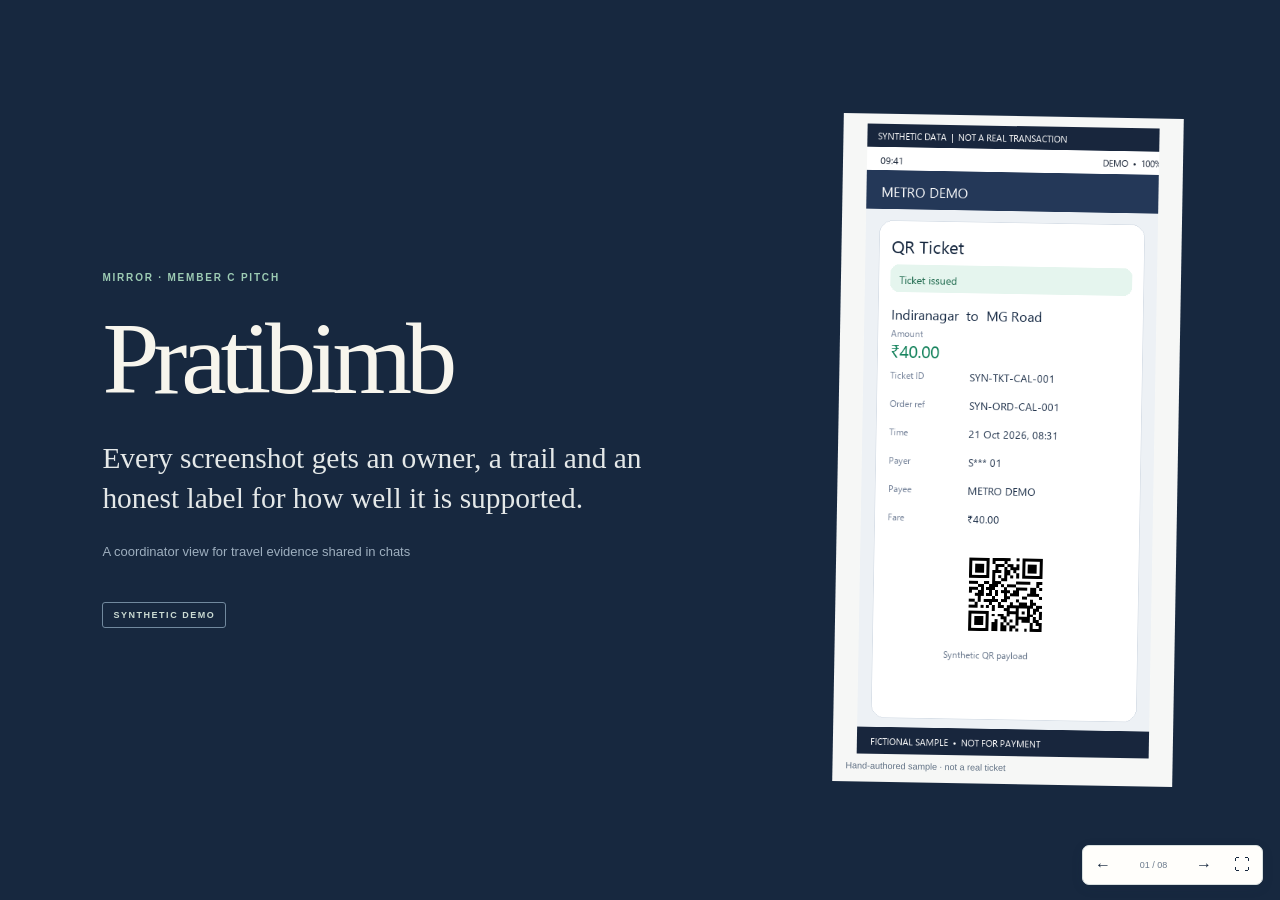
<file: pitch/index.html>
<!doctype html>
<html lang="en">
<head>
  <meta charset="utf-8">
  <meta name="viewport" content="width=device-width, initial-scale=1">
  <meta name="theme-color" content="#17283f">
  <title>Pratibimb · Hackathon pitch</title>
  <link rel="stylesheet" href="deck.css">
</head>
<body>
  <main class="deck" aria-label="Pratibimb pitch deck">
    <section class="slide cover active" data-title="Pratibimb">
      <div class="cover-copy">
        <p class="kicker">MIRROR · MEMBER C PITCH</p>
        <h1>Pratibimb</h1>
        <p class="cover-lede">Every screenshot gets an owner, a trail and an honest label for how well it is supported.</p>
        <p class="cover-note">A coordinator view for travel evidence shared in chats</p>
        <span class="synthetic-stamp">SYNTHETIC DEMO</span>
      </div>
      <figure class="cover-image"><img src="../data/screenshots/SYN-E-CAL-001.png" alt="Synthetic Metro Demo ticket screenshot"><figcaption>Hand-authored sample · not a real ticket</figcaption></figure>
      <span class="slide-number">01 / 08</span>
    </section>

    <section class="slide" data-title="The coordination gap">
      <header class="slide-head"><p class="kicker">THE COORDINATION GAP</p><h2>The screenshots arrive. The record does not.</h2></header>
      <div class="moments">
        <article><span>01</span><h3>Before travel</h3><p>Who has a ticket? A coordinator searches the chat and counts by hand.</p></article>
        <article><span>02</span><h3>When payment fails</h3><p>Money may appear pending while a ticket is missing. Follow-ups get scattered.</p></article>
        <article><span>03</span><h3>After the trip</h3><p>Claims and duplicates are checked against screenshots one at a time.</p></article>
      </div>
      <p class="evidence-note"><strong>Problem evidence is pending.</strong> No coordinator interview or manual baseline has been recorded yet.</p>
      <span class="slide-number">02 / 08</span>
    </section>

    <section class="slide" data-title="The input constraint">
      <header class="slide-head"><p class="kicker">THE INPUT CONSTRAINT</p><h2>Keep the screenshot habit</h2></header>
      <div class="two-sides">
        <div class="big-statement"><p>Traveller</p><strong>Send the screenshot they already have.</strong><span>No form. No new app. No typing the claim.</span></div>
        <div class="connection"><div class="node">Chat<br><small>the door</small></div><div class="connector"><span>image in</span><i></i><span>reply card out</span></div><div class="node node-dark">Pratibimb<br><small>the record</small></div></div>
      </div>
      <p class="bottom-line">The chat carries the image. The coordinator works from a structured trail.</p>
      <span class="slide-number">03 / 08</span>
    </section>

    <section class="slide" data-title="Four separate records">
      <header class="slide-head"><p class="kicker">THE EVIDENCE MODEL</p><h2>Four records answer four questions</h2></header>
      <div class="record-flow">
        <article><span class="record-index">01</span><h3>Evidence</h3><p>What did the traveller submit?</p><small>Sender · time · image fingerprints</small></article>
        <div class="flow-arrow" aria-hidden="true">→</div>
        <article><span class="record-index">02</span><h3>Interpretation</h3><p>What did the system read?</p><small>Fields · confidence · model version</small></article>
        <div class="flow-arrow" aria-hidden="true">→</div>
        <article><span class="record-index">03</span><h3>Relationship</h3><p>Why are two items connected?</p><small>EXACT · INFERRED · MANUAL · UNMATCHED</small></article>
        <div class="flow-arrow" aria-hidden="true">→</div>
        <article><span class="record-index">04</span><h3>Decision</h3><p>What did a coordinator decide?</p><small>Person · reason · snapshot hash</small></article>
      </div>
      <div class="level-band"><strong>Support is attribute-specific</strong><span>Extracted</span><b>→</b><span>Corroborated</span><b>→</b><span>Confirmed by an independent source</span></div>
      <p class="bottom-line">A matching payment can support the debit. It does not establish that travel occurred.</p>
      <span class="slide-number">04 / 08</span>
    </section>

    <section class="slide" data-title="How the system works">
      <header class="slide-head"><p class="kicker">SYSTEM DESIGN</p><h2>AI reads. Deterministic code links. A person decides.</h2></header>
      <div class="pipeline">
        <div class="pipeline-row"><span class="owner owner-a">A · INTAKE</span><p>Receive a screenshot, fingerprint it and extract fields; decode QR locally.</p></div>
        <div class="pipeline-row"><span class="owner owner-b">B · CORE</span><p>Keep the append-only trail; link evidence with a reason; abstain when uncertain.</p></div>
        <div class="pipeline-row"><span class="owner owner-c">C · REVIEW</span><p>Show exceptions, the four records, claim exports and audit status to the coordinator.</p></div>
      </div>
      <figure class="side-sample"><img src="../data/screenshots/SYN-E-TEST-025.png" alt="Synthetic Kannada ticket screenshot"><figcaption>Kannada fixture · authored for the demo</figcaption></figure>
      <p class="bottom-line">Sarvam is planned for extraction and translation. It does not create relationships or coordinator decisions.</p>
      <span class="slide-number">05 / 08</span>
    </section>

    <section class="slide" data-title="Evaluation status">
      <header class="slide-head"><p class="kicker">EVALUATION STATUS</p><h2>Fixtures are ready. Product performance is not measured.</h2></header>
      <div class="fixture-summary"><strong>30</strong><div><b>synthetic screenshots</b><span>15 calibration · 15 held-out · all nine screenshot classes</span></div></div>
      <div class="metric-status">
        <article><span>01 · EXTRACTION + LINKING</span><strong>Not measured</strong><p>Per type, app, language and relationship type</p></article>
        <article><span>02 · FALSE ACCEPT + COVERAGE</span><strong>Not measured</strong><p>Report both at the chosen calibration threshold</p></article>
        <article><span>03 · COORDINATOR TIME</span><strong>Not measured</strong><p>Same cases, manual review versus dashboard review</p></article>
      </div>
      <p class="evidence-note"><strong>Use the synthetic set for plumbing and rehearsal only.</strong> It is curated and does not estimate performance on real screenshots.</p>
      <span class="slide-number">06 / 08</span>
    </section>

    <section class="slide" data-title="Limits and threat model">
      <header class="slide-head"><p class="kicker">LIMITS TO SAY OUT LOUD</p><h2>Consistency is useful. It is not the same as truth.</h2></header>
      <div class="limits-layout">
        <ul class="limits-list">
          <li>A screenshot is a claim; the system cannot see gate scans.</li>
          <li>Two fabricated items can agree. Corroboration means consistency.</li>
          <li>INFERRED and UNMATCHED items stay with a human reviewer.</li>
          <li>No operator record is connected to confirm ticket issuance.</li>
          <li>The fake-like fixtures are hand-authored, not generated by two image models.</li>
          <li>Results must be checked again on consented, real, masked examples.</li>
        </ul>
        <figure class="limit-image"><img src="../data/screenshots/SYN-E-CAL-012.png" alt="Synthetic suspicious refund message screenshot"><figcaption>Suspicious-message fixture · .invalid domain</figcaption></figure>
      </div>
      <span class="slide-number">07 / 08</span>
    </section>

    <section class="slide final-slide" data-title="Demo and next evidence">
      <header class="slide-head"><p class="kicker">THREE-MINUTE DEMO</p><h2>Show the trail. Let the limits stay visible.</h2></header>
      <div class="demo-steps">
        <p><b>01</b><span>Open the roster and show the synthetic trip state.</span></p>
        <p><b>02</b><span>Review the pending payment and missing-ticket case.</span></p>
        <p><b>03</b><span>Open the four-record trail and the claim export.</span></p>
        <p><b>04</b><span>Try the duplicate and out-of-window fixture; show the audit chain break.</span></p>
      </div>
      <div class="closing-line">Pratibimb gives each screenshot an owner, a trail and an honest label for how well it is supported.</div>
      <p class="next-evidence">Next evidence needed: one coordinator interview, a timed manual baseline and real masked screenshots with consent.</p>
      <span class="slide-number">08 / 08</span>
    </section>
  </main>
  <nav class="deck-controls" aria-label="Slide controls"><button id="prev" aria-label="Previous slide">←</button><span id="position">01 / 08</span><button id="next" aria-label="Next slide">→</button><button id="fullscreen" aria-label="Toggle full screen">⛶</button></nav>
  <script src="deck.js" defer></script>
</body>
</html>
</file>
<file: pitch/deck.css>
:root {
  --navy: #17283f;
  --navy-soft: #29405a;
  --ink: #1f3147;
  --body: #4b5b6e;
  --muted: #7b8795;
  --line: #d9dfdc;
  --paper: #f3f2ec;
  --green: #1e795c;
  --green-pale: #dcece3;
  --amber: #a66e2d;
  font-family: "Segoe UI", Arial, sans-serif;
  color: var(--ink);
  font-synthesis: none;
  text-rendering: optimizeLegibility;
}
* { box-sizing: border-box; }
html, body { width: 100%; height: 100%; margin: 0; overflow: hidden; background: var(--navy); }
body { display: grid; place-items: center; }
.deck { position: relative; width: 100vw; height: 100vh; max-width: 1600px; max-height: 900px; overflow: hidden; background: var(--paper); }
.slide { display: none; position: absolute; inset: 0; width: 100%; height: 100%; padding: clamp(38px, 6vw, 78px) clamp(36px, 7vw, 94px) 62px; background: var(--paper); }
.slide.active { display: flex; flex-direction: column; animation: slide-in .2s ease-out; }
@keyframes slide-in { from { opacity: .55; transform: translateX(8px); } to { opacity: 1; transform: none; } }
.kicker { margin: 0 0 17px; color: var(--green); font-size: 10px; font-weight: 750; letter-spacing: .18em; }
.slide-head { max-width: 1030px; margin-bottom: clamp(25px, 4vh, 42px); }
.slide-head h2 { max-width: 1000px; margin: 0; color: var(--navy); font-family: Georgia, "Times New Roman", serif; font-size: clamp(34px, 4.3vw, 57px); font-weight: 500; line-height: 1.08; letter-spacing: -.04em; }
.slide-number { position: absolute; right: clamp(36px, 7vw, 94px); bottom: 30px; color: #89949e; font-size: 9px; font-weight: 700; letter-spacing: .16em; }
.cover { flex-direction: row !important; align-items: center; justify-content: space-between; gap: 5vw; padding: 8vw; background: var(--navy); color: white; }
.cover-copy { max-width: 610px; }
.cover .kicker { color: #9dccb4; }
.cover h1 { margin: 0; color: #f7f5ed; font-family: Georgia, "Times New Roman", serif; font-size: clamp(60px, 8vw, 110px); font-weight: 500; letter-spacing: -.06em; }
.cover-lede { max-width: 560px; margin: 22px 0 0; color: #e4e8e8; font-family: Georgia, "Times New Roman", serif; font-size: clamp(20px, 2.3vw, 30px); line-height: 1.35; }
.cover-note { margin-top: 25px; color: #9eafbf; font-size: 13px; }
.synthetic-stamp { display: inline-block; margin-top: 30px; padding: 7px 10px; border: 1px solid #71899e; border-radius: 3px; color: #cbdbd3; font-size: 9px; font-weight: 750; letter-spacing: .17em; }
.cover-image { width: min(29vw, 340px); margin: 0; padding: 10px; background: #f6f7f6; transform: rotate(1deg); }
.cover-image img { display: block; width: 100%; max-height: 70vh; object-fit: contain; }
.cover-image figcaption { padding: 7px 3px 1px; color: #637386; font-size: 9px; }
.cover .slide-number { color: #91a1b1; }

.moments { display: grid; grid-template-columns: repeat(3, minmax(0, 1fr)); gap: 34px; margin: 5px 0 auto; }
.moments article { position: relative; padding: 12px 20px 8px 0; border-top: 1px solid #aebdb8; }
.moments article > span { color: var(--green); font-size: 10px; font-weight: 750; }
.moments h3 { margin: 20px 0 9px; color: var(--navy); font-family: Georgia, "Times New Roman", serif; font-size: 23px; font-weight: 500; }
.moments p { max-width: 290px; margin: 0; color: var(--body); font-size: 15px; line-height: 1.55; }
.evidence-note { margin: 24px 0 16px; padding: 13px 15px; border-left: 3px solid var(--amber); background: #f8ead7; color: #6c593e; font-size: 12px; line-height: 1.5; }
.evidence-note strong { color: #7d5425; }

.two-sides { display: grid; grid-template-columns: 1fr 1fr; align-items: center; gap: 5vw; min-height: 340px; }
.big-statement { max-width: 500px; }
.big-statement p { margin: 0 0 14px; color: var(--green); font-size: 11px; font-weight: 750; letter-spacing: .15em; text-transform: uppercase; }
.big-statement strong { display: block; color: var(--navy); font-family: Georgia, "Times New Roman", serif; font-size: clamp(30px, 3.7vw, 48px); font-weight: 500; line-height: 1.13; }
.big-statement span { display: block; margin-top: 18px; color: var(--muted); font-size: 13px; }
.connection { display: flex; align-items: center; justify-content: center; gap: 13px; }
.node { width: 150px; padding: 22px 15px; border: 1px solid #bfcac7; background: #fafbf8; color: var(--navy); font-family: Georgia, "Times New Roman", serif; font-size: 19px; text-align: center; }
.node small { display: block; margin-top: 9px; color: #718095; font-family: "Segoe UI", Arial, sans-serif; font-size: 10px; }
.node-dark { border-color: var(--navy); background: var(--navy); color: white; }
.node-dark small { color: #b5c4d0; }
.connector { display: grid; justify-items: center; gap: 8px; color: #748296; font-size: 9px; white-space: nowrap; }
.connector i { position: relative; display: block; width: 68px; height: 1px; background: #638477; }
.connector i::after { position: absolute; right: 0; top: -4px; width: 7px; height: 7px; border-top: 1px solid #638477; border-right: 1px solid #638477; content: ""; transform: rotate(45deg); }
.bottom-line { margin: auto 0 14px; color: var(--navy-soft); font-family: Georgia, "Times New Roman", serif; font-size: 18px; }

.record-flow { display: flex; align-items: center; justify-content: space-between; gap: 12px; margin: 12px 0 35px; }
.record-flow article { flex: 1; min-width: 0; padding-top: 13px; border-top: 2px solid #9fb5aa; }
.record-index { color: var(--green); font-size: 10px; font-weight: 750; }
.record-flow h3 { margin: 14px 0 7px; color: var(--navy); font-family: Georgia, "Times New Roman", serif; font-size: 21px; font-weight: 500; }
.record-flow p { min-height: 42px; margin: 0; color: #46586d; font-size: 13px; line-height: 1.45; }
.record-flow small { display: block; margin-top: 14px; color: #83909d; font-size: 9px; line-height: 1.4; }
.flow-arrow { flex: 0 0 auto; color: #7e9a8d; font-size: 22px; }
.level-band { display: flex; flex-wrap: wrap; align-items: center; gap: 12px; padding: 15px 18px; border-top: 1px solid #d4ddd7; border-bottom: 1px solid #d4ddd7; color: #506377; font-size: 12px; }
.level-band strong { margin-right: auto; color: var(--navy); }
.level-band b { color: #91a095; }

.pipeline { flex: 1; display: grid; align-content: center; gap: 13px; max-width: 780px; }
.pipeline-row { display: grid; grid-template-columns: 140px 1fr; align-items: center; gap: 20px; padding: 12px 0; border-bottom: 1px solid var(--line); }
.owner { color: var(--green); font-size: 10px; font-weight: 750; letter-spacing: .12em; }
.owner-b { color: #6d64a0; }
.owner-c { color: #b07832; }
.pipeline-row p { margin: 0; color: #4c5d70; font-size: 14px; line-height: 1.45; }
.side-sample { position: absolute; top: 198px; right: clamp(36px, 7vw, 94px); width: min(23vw, 268px); margin: 0; padding: 8px; border: 1px solid #d9dfdf; background: white; }
.side-sample img { display: block; width: 100%; height: 310px; object-fit: contain; }
.side-sample figcaption, .limit-image figcaption { padding-top: 6px; color: #7a8795; font-size: 9px; }
.slide:nth-child(5) .slide-head, .slide:nth-child(5) .bottom-line { max-width: calc(100% - min(25vw, 300px)); }

.fixture-summary { display: flex; align-items: center; gap: 18px; margin: 0 0 22px; padding-bottom: 18px; border-bottom: 1px solid var(--line); }
.fixture-summary > strong { color: var(--green); font-family: Georgia, "Times New Roman", serif; font-size: 54px; font-weight: 500; line-height: 1; }
.fixture-summary b, .fixture-summary span { display: block; }
.fixture-summary b { color: var(--navy); font-size: 14px; }
.fixture-summary span { margin-top: 5px; color: var(--muted); font-size: 11px; }
.metric-status { display: grid; grid-template-columns: repeat(3, minmax(0, 1fr)); gap: 22px; margin: auto 0; }
.metric-status article { padding-top: 12px; border-top: 1px solid #9fb5aa; }
.metric-status span { display: block; color: #7b8997; font-size: 9px; font-weight: 750; letter-spacing: .1em; }
.metric-status strong { display: block; margin: 18px 0 8px; color: #945f26; font-family: Georgia, "Times New Roman", serif; font-size: 23px; font-weight: 500; }
.metric-status p { max-width: 250px; margin: 0; color: #627287; font-size: 12px; line-height: 1.5; }

.limits-layout { display: grid; grid-template-columns: 1fr 260px; align-items: center; gap: 6vw; }
.limits-list { display: grid; gap: 14px; max-width: 750px; margin: 0; padding: 0; list-style: none; }
.limits-list li { position: relative; padding-left: 22px; color: #47596e; font-size: 14px; line-height: 1.45; }
.limits-list li::before { position: absolute; left: 0; top: .48em; width: 7px; height: 7px; border-radius: 50%; background: #77a48f; content: ""; }
.limit-image { margin: 0; padding: 8px; border: 1px solid #d9dfdf; background: white; }
.limit-image img { display: block; width: 100%; max-height: 400px; object-fit: contain; }

.demo-steps { display: grid; gap: 8px; max-width: 870px; margin: 0 0 auto; }
.demo-steps p { display: grid; grid-template-columns: 42px 1fr; gap: 13px; align-items: start; margin: 0; padding: 11px 0; border-bottom: 1px solid var(--line); color: #4b5d70; font-size: 13px; line-height: 1.45; }
.demo-steps b { color: var(--green); font-size: 10px; }
.closing-line { max-width: 940px; margin: 23px 0 0; color: var(--navy); font-family: Georgia, "Times New Roman", serif; font-size: clamp(23px, 3vw, 37px); line-height: 1.22; }
.next-evidence { margin: 15px 0 0; color: #788697; font-size: 11px; }

.deck-controls { position: fixed; right: 17px; bottom: 15px; z-index: 10; display: flex; align-items: center; gap: 8px; padding: 5px; border: 1px solid #d8dfdf; border-radius: 7px; background: #fffefb; box-shadow: 0 3px 12px #1d31421a; }
.deck-controls button { width: 30px; height: 28px; border: 0; border-radius: 4px; background: transparent; color: var(--navy); font-size: 16px; }
.deck-controls button:hover { background: #eaf1ec; }
.deck-controls span { min-width: 55px; color: #6b7a8c; font-size: 9px; text-align: center; }

@media (max-width: 840px) {
  .slide { padding: 42px 31px 58px; }
  .cover { flex-direction: column !important; align-items: flex-start; justify-content: center; padding: 38px; }
  .cover-image { display: none; }
  .moments { gap: 15px; }
  .moments h3 { font-size: 18px; }
  .moments p { font-size: 12px; }
  .two-sides { grid-template-columns: 1fr; gap: 22px; min-height: 0; }
  .connection { justify-content: flex-start; }
  .record-flow { flex-wrap: wrap; }
  .record-flow article { flex: 1 1 35%; }
  .flow-arrow { display: none; }
  .side-sample { display: none; }
  .slide:nth-child(5) .slide-head, .slide:nth-child(5) .bottom-line { max-width: none; }
  .limits-layout { grid-template-columns: 1fr; }
  .limit-image { display: none; }
}
@media (max-height: 650px) {
  .slide { padding-top: 35px; }
  .slide-head { margin-bottom: 18px; }
  .moments { margin-top: 0; }
  .moments h3 { margin-top: 12px; }
  .side-sample img { height: 230px; }
}
@media print {
  html, body { overflow: visible; background: white; }
  .deck { width: 13.333in; height: auto; max-width: none; max-height: none; overflow: visible; }
  .slide, .slide.active { display: flex !important; position: relative; width: 13.333in; height: 7.5in; page-break-after: always; break-after: page; }
  .deck-controls { display: none; }
}
</file>
